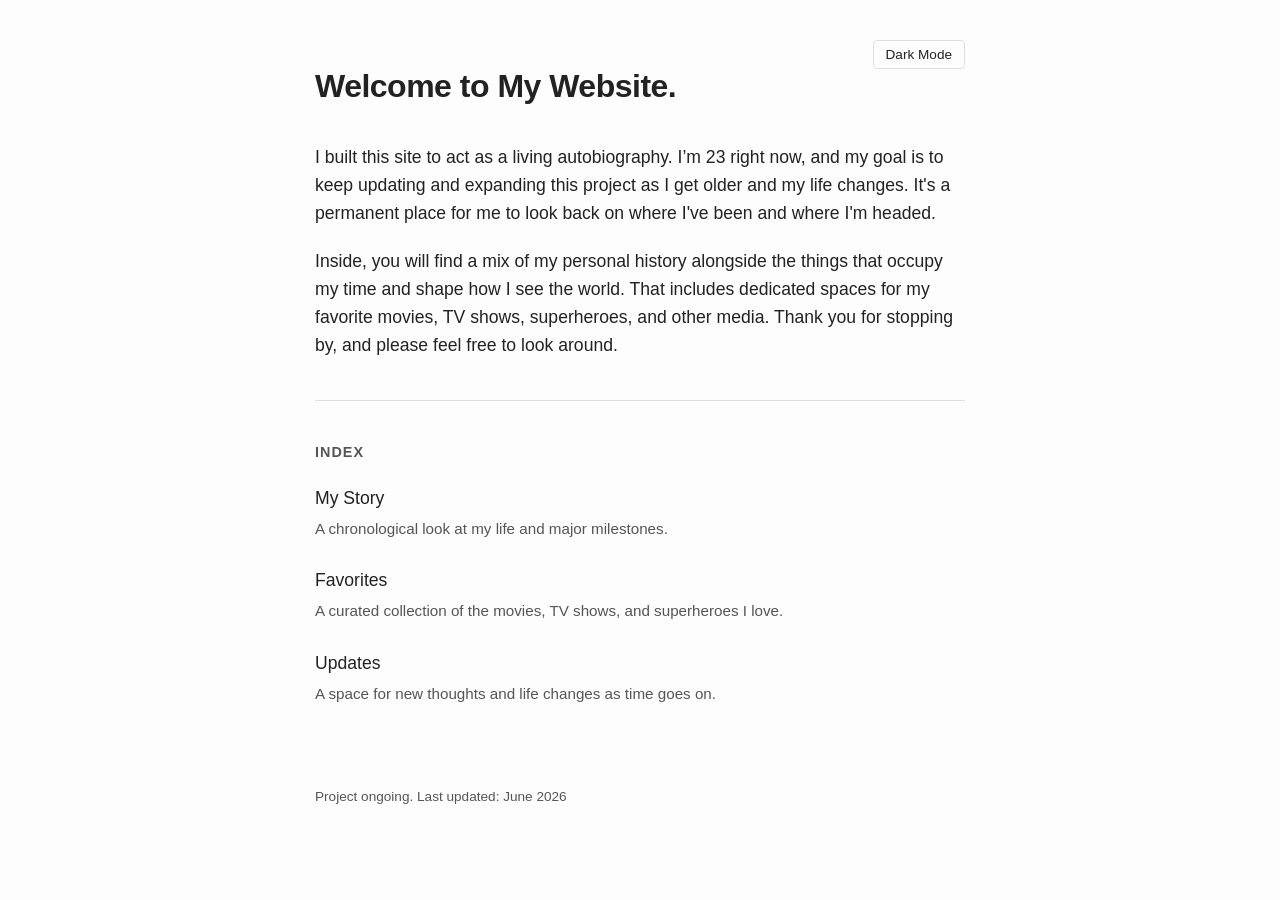
<file: index.html>
<!DOCTYPE html>
<html lang="en">
<head>
    <meta charset="UTF-8">
    <meta name="viewport" content="width=device-width, initial-scale=1.0">
    <title>My Autobiography</title>
    <link rel="stylesheet" href="style.css">
</head>
<body>

    <div class="container">
       <!-- Dark Mode Toggle Button placed at the top -->
        <button class="theme-toggle-btn" id="theme-toggle">Dark Mode</button> 
        <header>
            <h1>Welcome to My Website.</h1>
        </header>

        <main>
            <section class="intro-text">
                <p>I built this site to act as a living autobiography. I’m 23 right now, and my goal is to keep updating and expanding this project as I get older and my life changes. It's a permanent place for me to look back on where I've been and where I'm headed.</p>
                <p>Inside, you will find a mix of my personal history alongside the things that occupy my time and shape how I see the world. That includes dedicated spaces for my favorite movies, TV shows, superheroes, and other media. Thank you for stopping by, and please feel free to look around.</p>
            </section>

            <div class="divider"></div>

            <section>
                <h2 class="index-title">Index</h2>
                <ul class="index-links">
                    <li class="index-item">
                        <a href="story.html">My Story</a>
                        <p>A chronological look at my life and major milestones.</p>
                    </li>
                    <li class="index-item">
                        <a href="favorites.html">Favorites</a>
                        <p>A curated collection of the movies, TV shows, and superheroes I love.</p>
                    </li>
                    <li class="index-item">
                        <a href="updates.html">Updates</a>
                        <p>A space for new thoughts and life changes as time goes on.</p>
                    </li>
                </ul>
            </section>
        </main>

        <footer>
            <p>Project ongoing. Last updated: June 2026</p>
        </footer>

    </div>
<script>
        const toggleBtn = document.getElementById('theme-toggle');
        
        // Check if the user has a saved preference, otherwise default to light
        const currentTheme = localStorage.getItem('theme') || 'light';
        document.documentElement.setAttribute('data-theme', currentTheme);
        toggleBtn.textContent = currentTheme === 'dark' ? 'Light Mode' : 'Dark Mode';

        toggleBtn.addEventListener('click', () => {
            let theme = document.documentElement.getAttribute('data-theme');
            
            if (theme === 'dark') {
                document.documentElement.setAttribute('data-theme', 'light');
                localStorage.setItem('theme', 'light');
                toggleBtn.textContent = 'Dark Mode';
            } else {
                document.documentElement.setAttribute('data-theme', 'dark');
                localStorage.setItem('theme', 'dark');
                toggleBtn.textContent = 'Light Mode';
            }
        });
    </script>
</body>
</html>
</file>
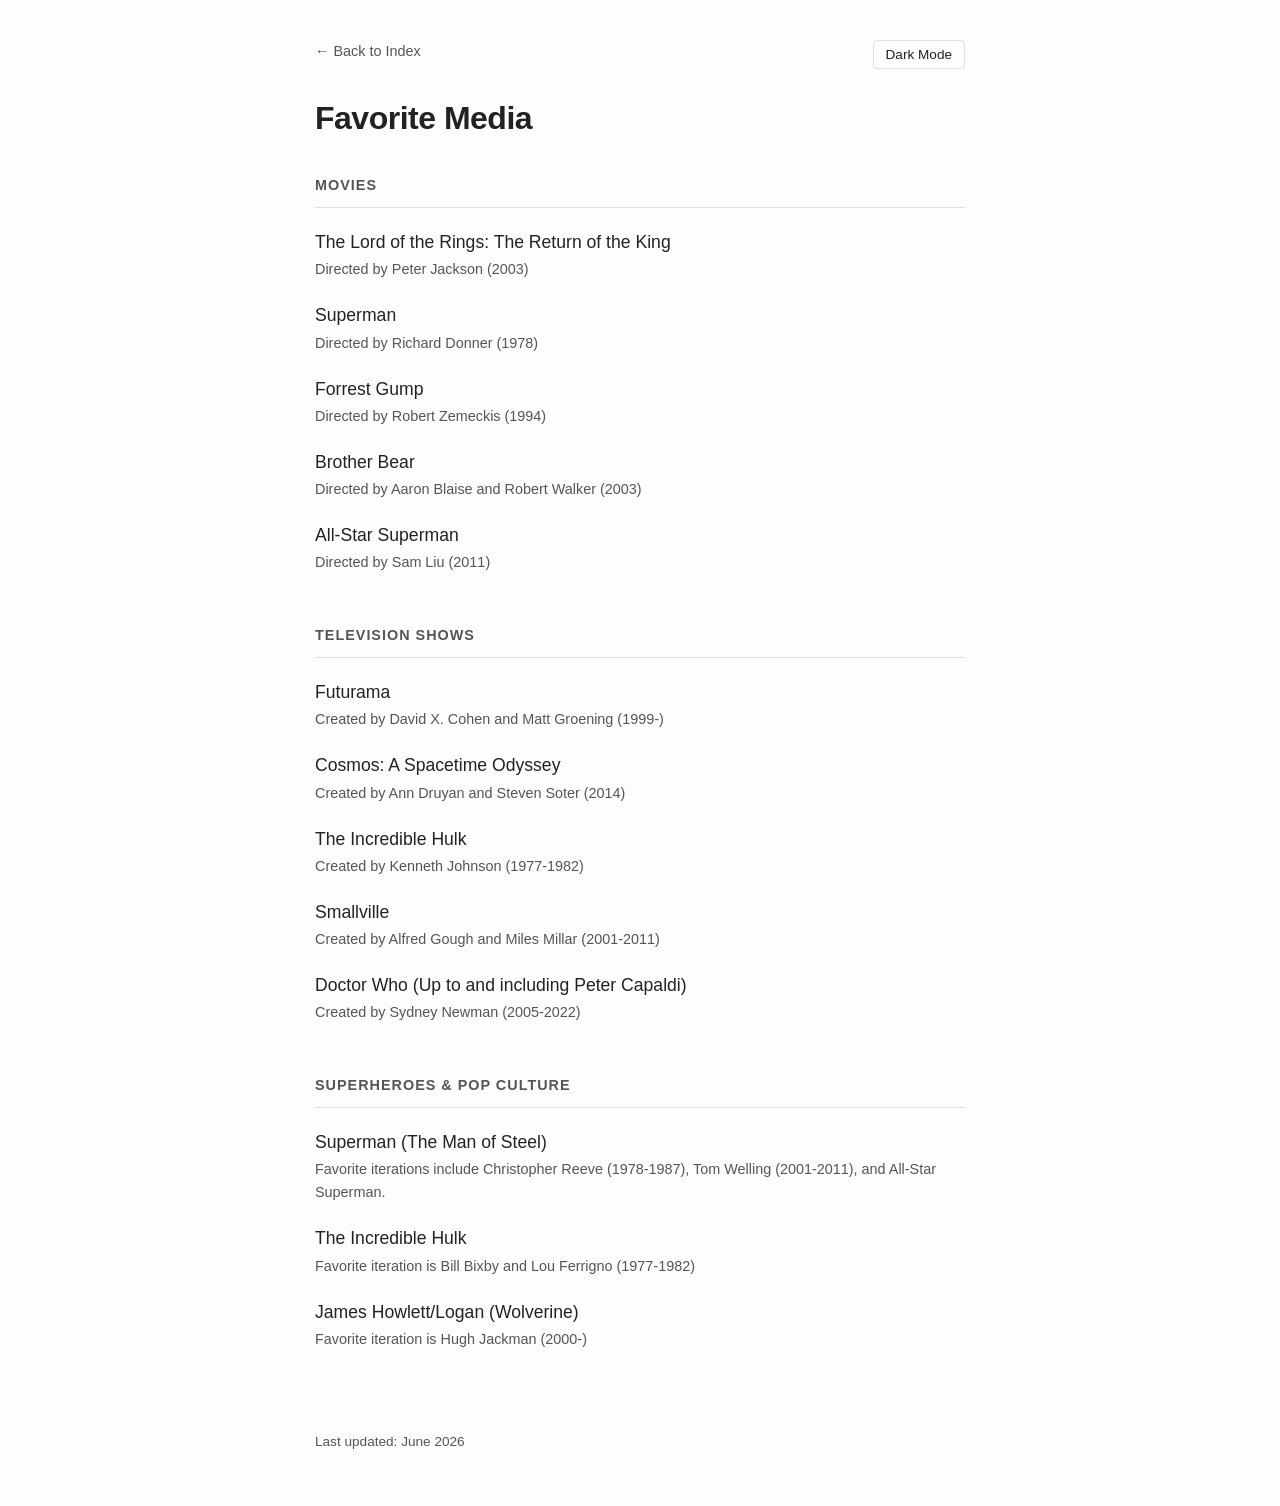
<file: favorites.html>
<!DOCTYPE html>
<html lang="en">
<head>
    <meta charset="UTF-8">
    <meta name="viewport" content="width=device-width, initial-scale=1.0">
    <title>Favorites - Autobiography</title>
    <link rel="stylesheet" href="style.css">
</head>
<body>

    <div class="container">
        <!-- Dark Mode Toggle Button placed at the top -->
        <button class="theme-toggle-btn" id="theme-toggle">Dark Mode</button>
        <nav class="nav-back">
            <a href="index.html">← Back to Index</a>
        </nav>
    <header>
        <h1>Favorite Media</h1>
  </header>

  <!-- Movies Category Block -->
  <section class="category-section">
    <h2 class="category-title">Movies</h2>
    <ul class="favorites-list">
      <li class="favorite-item">
        <h3 class="favorite-title">The Lord of the Rings: The Return of the King</h3>
        <p class="favorite-meta">Directed by Peter Jackson (2003)</p>
      </li>
      <li class="favorite-item">
        <h3 class="favorite-title">Superman</h3>
        <p class="favorite-meta">Directed by Richard Donner (1978)</p>
      </li>
      <li class="favorite-item">
        <h3 class="favorite-title">Forrest Gump</h3>
        <p class="favorite-meta">Directed by Robert Zemeckis (1994)</p>
      </li>
      <li class="favorite-item">
        <h3 class="favorite-title">Brother Bear</h3>
        <p class="favorite-meta">Directed by Aaron Blaise and Robert Walker (2003)</p>
      </li>
      <li class="favorite-item">
        <h3 class="favorite-title">All-Star Superman</h3>
        <p class="favorite-meta">Directed by Sam Liu (2011)</p>
      </li>
    </ul>
  </section>

  <!-- Television Shows Category Block -->
  <section class="category-section">
    <h2 class="category-title">Television Shows</h2>
    <ul class="favorites-list">
      <li class="favorite-item">
        <h3 class="favorite-title">Futurama</h3>
        <p class="favorite-meta">Created by David X. Cohen and Matt Groening (1999-)</p>
      </li>
      <li class="favorite-item">
        <h3 class="favorite-title">Cosmos: A Spacetime Odyssey</h3>
        <p class="favorite-meta">Created by Ann Druyan and Steven Soter (2014)</p>
      </li>
      <li class="favorite-item">
        <h3 class="favorite-title">The Incredible Hulk</h3>
        <p class="favorite-meta">Created by Kenneth Johnson (1977-1982)</p>
      </li>
      <li class="favorite-item">
        <h3 class="favorite-title">Smallville</h3>
        <p class="favorite-meta">Created by Alfred Gough and Miles Millar (2001-2011)</p>
      </li>
      <li class="favorite-item">
        <h3 class="favorite-title">Doctor Who (Up to and including Peter Capaldi)</h3>
        <p class="favorite-meta">Created by Sydney Newman (2005-2022)</p>
      </li>
    </ul>
  </section>

  <!-- Superheroes Category Block -->
  <section class="category-section">
    <h2 class="category-title">Superheroes & Pop Culture</h2>
    <ul class="favorites-list">
      <li class="favorite-item">
        <h3 class="favorite-title">Superman (The Man of Steel)</h3>
        <p class="favorite-meta">Favorite iterations include Christopher Reeve (1978-1987), Tom Welling (2001-2011), and All-Star Superman.</p>
      </li>
      <li class="favorite-item">
        <h3 class="favorite-title">The Incredible Hulk</h3>
        <p class="favorite-meta">Favorite iteration is Bill Bixby and Lou Ferrigno (1977-1982)</p>
      </li>
      <li class="favorite-item">
        <h3 class="favorite-title">James Howlett/Logan (Wolverine)</h3>
        <p class="favorite-meta">Favorite iteration is Hugh Jackman (2000-) </p>
      </li>
    </ul>
  </section>

  <footer>
    <p>Last updated: June 2026</p>
  </footer>
</div>

    </div>
<script>
        const toggleBtn = document.getElementById('theme-toggle');
        
        // Check if the user has a saved preference, otherwise default to light
        const currentTheme = localStorage.getItem('theme') || 'light';
        document.documentElement.setAttribute('data-theme', currentTheme);
        toggleBtn.textContent = currentTheme === 'dark' ? 'Light Mode' : 'Dark Mode';

        toggleBtn.addEventListener('click', () => {
            let theme = document.documentElement.getAttribute('data-theme');
            
            if (theme === 'dark') {
                document.documentElement.setAttribute('data-theme', 'light');
                localStorage.setItem('theme', 'light');
                toggleBtn.textContent = 'Dark Mode';
            } else {
                document.documentElement.setAttribute('data-theme', 'dark');
                localStorage.setItem('theme', 'dark');
                toggleBtn.textContent = 'Light Mode';
            }
        });
    </script>
</body>
</html>
</file>
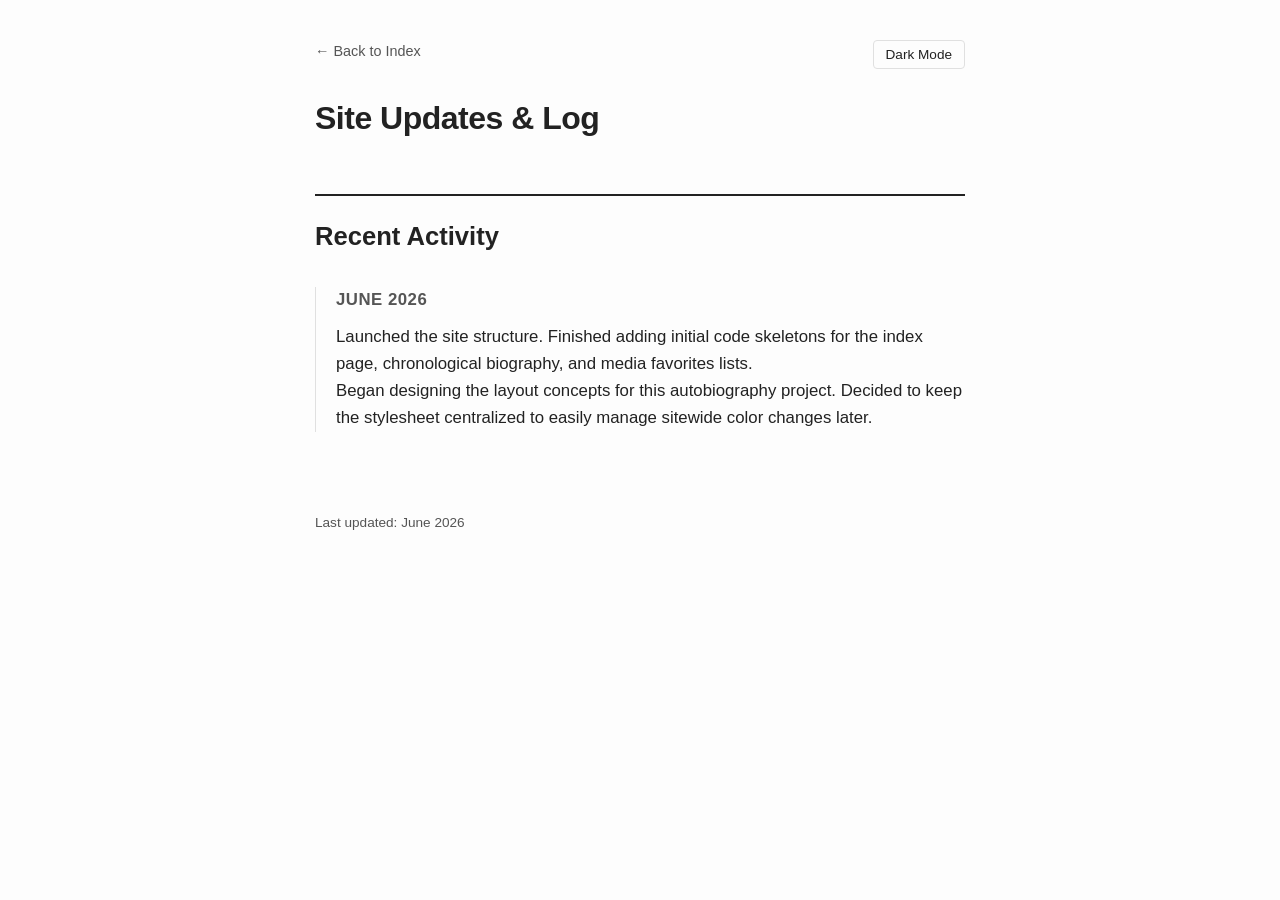
<file: updates.html>
<!DOCTYPE html>
<html lang="en">
<head>
    <meta charset="UTF-8">
    <meta name="viewport" content="width=device-width, initial-scale=1.0">
    <title>Updates - Autobiography</title>
    <link rel="stylesheet" href="style.css">
</head>
<body>

    <div class="container">
<!-- Dark Mode Toggle Button placed at the top -->
        <button class="theme-toggle-btn" id="theme-toggle">Dark Mode</button>
        <nav class="nav-back">
            <a href="index.html">← Back to Index</a>
        </nav>

        <header>
            <h1>Site Updates & Log</h1>
        </header>

        <main>
            <!-- Reusing timeline styling for structured log entries -->
            <section class="timeline-year">
                <h2>Recent Activity</h2>
                
                <div class="timeline-month">
                    <h3>June 2026</h3>
                    <p>Launched the site structure. Finished adding initial code skeletons for the index page, chronological biography, and media favorites lists.</p>
                    <p>Began designing the layout concepts for this autobiography project. Decided to keep the stylesheet centralized to easily manage sitewide color changes later.</p>
                </div>
            </section>
        </main>

        <footer>
            <p>Last updated: June 2026</p>
        </footer>

    </div>
<script>
        const toggleBtn = document.getElementById('theme-toggle');
        
        // Check if the user has a saved preference, otherwise default to light
        const currentTheme = localStorage.getItem('theme') || 'light';
        document.documentElement.setAttribute('data-theme', currentTheme);
        toggleBtn.textContent = currentTheme === 'dark' ? 'Light Mode' : 'Dark Mode';

        toggleBtn.addEventListener('click', () => {
            let theme = document.documentElement.getAttribute('data-theme');
            
            if (theme === 'dark') {
                document.documentElement.setAttribute('data-theme', 'light');
                localStorage.setItem('theme', 'light');
                toggleBtn.textContent = 'Dark Mode';
            } else {
                document.documentElement.setAttribute('data-theme', 'dark');
                localStorage.setItem('theme', 'dark');
                toggleBtn.textContent = 'Light Mode';
            }
        });
    </script>
</body>
</html>
</file>
<file: style.css>
/* ==========================================
   1. COLOR THEME VARIABLES (Light & Dark)
   ========================================== */
/* Light theme defaults */
:root {
  --bg-color: #fdfdfd;
  --text-color: #222222;
  --accent-color: #555555;
  --border-color: #e0e0e0;
}

/* Dark theme overrides */
[data-theme="dark"] {
  --bg-color: #121212;
  --text-color: #e0e0e0;
  --accent-color: #a0a0a0;
  --border-color: #333333;
}

/* Smooth Scrolling for the whole page */
html {
  scroll-behavior: smooth;
}

/* ==========================================
   2. GENERAL BODY & LAYOUT BASE STYLES
   ========================================== */
body {
  font-family: -apple-system, BlinkMacSystemFont, "Segoe UI", Roboto, Helvetica, Arial, sans-serif;
  background-color: var(--bg-color);
  color: var(--text-color);
  line-height: 1.6;
  margin: 0;
  padding: 0px 20px 40px 20px; /* Adjusted top padding to accommodate sticky nav */
}

.container {
  max-width: 650px;
  margin: 0 auto;
  padding-top: 40px;
}

/* ==========================================
   3. NAVIGATION & CORE UI
   ========================================== */
/* Sticky Year Navigation Menu */
.year-nav {
  position: sticky;
  top: 0;
  background-color: var(--bg-color);
  border-bottom: 1px solid var(--border-color);
  padding: 12px 10px;
  box-shadow: 0 2px 8px rgba(0,0,0,0.05);
  display: flex;
  flex-wrap: wrap;
  justify-content: center;
  gap: 8px;
  z-index: 1000;
}

.year-nav a {
  text-decoration: none;
  color: var(--text-color);
  font-size: 0.9rem;
  font-weight: 500;
  padding: 4px 8px;
  border-radius: 4px;
  transition: background 0.2s, color 0.2s;
}

.year-nav a:hover {
  background-color: var(--border-color);
}

/* Back to Top Floating Action Button */
.back-to-top {
  position: fixed;
  bottom: 25px;
  right: 25px;
  background-color: var(--text-color);
  color: var(--bg-color);
  text-decoration: none;
  width: 45px;
  height: 45px;
  border-radius: 50%;
  display: flex;
  align-items: center;
  justify-content: center;
  font-size: 20px;
  box-shadow: 0 4px 12px rgba(0,0,0,0.15);
  z-index: 1000;
  opacity: 0; /* Hidden initially */
  pointer-events: none; /* Prevents interactions when hidden */
  transition: opacity 0.3s ease, transform 0.2s ease;
}

.back-to-top.show {
  opacity: 1;
  pointer-events: auto;
}

.back-to-top:hover {
  transform: translateY(-3px);
}

.nav-back {
  font-size: 0.9rem;
  margin-bottom: 30px;
}

.nav-back a {
  color: var(--accent-color);
  text-decoration: none;
}

.nav-back a:hover {
  text-decoration: underline;
}

header h1 {
  font-size: 2rem;
  font-weight: 600;
  margin-bottom: 30px;
  letter-spacing: -0.5px;
}

/* Dark mode toggle switch button elements */
.theme-toggle-btn {
  background: none;
  border: 1px solid var(--border-color);
  color: var(--text-color);
  padding: 6px 12px;
  cursor: pointer;
  font-size: 0.85rem;
  border-radius: 4px;
  float: right;
}

.theme-toggle-btn:hover {
  background-color: var(--border-color);
}

/* ==========================================
   4. HOMEPAGE SPECIFIC LAYOUTS
   ========================================== */
.intro-text p {
  font-size: 1.1rem;
  margin-bottom: 20px;
}

.divider {
  height: 1px;
  background-color: var(--border-color);
  margin: 40px 0;
}

.index-title {
  font-size: 0.9rem;
  text-transform: uppercase;
  letter-spacing: 1px;
  color: var(--accent-color);
  margin-bottom: 20px;
}

.index-links {
  list-style: none;
  padding: 0;
  margin: 0;
}

.index-item {
  margin-bottom: 25px;
}

.index-item a {
  font-size: 1.1rem;
  color: var(--text-color);
  text-decoration: none;
  font-weight: 500;
  display: inline-block;
}

.index-item a:hover {
  text-decoration: underline;
}

.index-item p {
  margin: 5px 0 0 0;
  font-size: 0.95rem;
  color: var(--accent-color);
}

/* ==========================================
   5. TIMELINE & COLLAGE LAYOUTS
   ========================================== */
.timeline-year {
  margin-top: 50px;
  border-top: 2px solid var(--text-color);
  padding-top: 20px;
  scroll-margin-top: 70px; /* Prevents header from covering titles when jumping anchors */
}

.timeline-year h2 {
  font-size: 1.6rem;
  margin: 0 0 30px 0;
  font-weight: 600;
}

.timeline-month {
  margin-bottom: 35px;
  padding-left: 20px;
  border-left: 1px solid var(--border-color);
}

.timeline-month h3 {
  font-size: 1.05rem;
  text-transform: uppercase;
  letter-spacing: 0.5px;
  color: var(--accent-color);
  margin: 0 0 10px 0;
}

.timeline-month p {
  font-size: 1.05rem;
  margin: 0;
}

/* Photo Collage Structure */
.photo-collage {
  display: grid;
  grid-template-columns: repeat(3, 1fr);
  grid-gap: 10px;
  margin-top: 15px;
  margin-bottom: 15px;
}

.collage-item {
  position: relative;
  background-color: var(--border-color);
  border-radius: 4px;
  overflow: hidden;
  aspect-ratio: 1 / 1;
}

.collage-item.large {
  grid-column: span 2;
  grid-row: span 2;
  aspect-ratio: auto;
}

.collage-item img {
  width: 100%;
  height: 100%;
  object-fit: cover;
  display: block;
  cursor: pointer;
  transition: opacity 0.2s ease;
}

.collage-item img:hover {
  opacity: 0.9;
}

/* ==========================================
   6. FAVORITES PAGE SPECIFIC LAYOUTS
   ========================================== */
.category-section {
  margin-bottom: 50px;
}

.category-title {
  font-size: 0.9rem;
  text-transform: uppercase;
  letter-spacing: 1px;
  color: var(--accent-color);
  border-bottom: 1px solid var(--border-color);
  padding-bottom: 10px;
  margin-bottom: 20px;
}

.favorites-list {
  list-style: none;
  padding: 0;
  margin: 0;
}

.favorite-item {
  margin-bottom: 20px;
}

.favorite-title {
  font-size: 1.1rem;
  font-weight: 500;
  margin: 0;
}

.favorite-meta {
  font-size: 0.9rem;
  color: var(--accent-color);
  margin: 2px 0 0 0;
}

/* ==========================================
   7. POP-UP LIGHTBOX VIEWER CONTROL STYLES
   ========================================== */
.lightbox-overlay {
  display: none;
  position: fixed;
  z-index: 1000;
  top: 0;
  left: 0;
  width: 100%;
  height: 100%;
  background-color: rgba(0, 0, 0, 0.9);
  justify-content: center;
  align-items: center;
  user-select: none;
}

.lightbox-img {
  max-width: 85%;
  max-height: 85%;
  object-fit: contain;
  border-radius: 4px;
  box-shadow: 0 4px 20px rgba(0,0,0,0.5);
}

.lightbox-btn {
  position: absolute;
  background: none;
  border: none;
  color: #ffffff;
  font-size: 2.5rem;
  cursor: pointer;
  opacity: 0.7;
  transition: opacity 0.2s;
  padding: 10px;
}

.lightbox-btn:hover {
  opacity: 1;
}

.lightbox-close {
  top: 20px;
  right: 20px;
  font-size: 2rem;
  line-height: 1;
}

.lightbox-prev {
  left: 20px;
  top: 50%;
  transform: translateY(-50%);
}

.lightbox-next {
  right: 20px;
  top: 50%;
  transform: translateY(-50%);
}



/* ==========================================
   8. FOOTER & MEDIA RESPONSIVENESS RULES
   ========================================== */
footer {
  margin-top: 80px;
  font-size: 0.85rem;
  color: var(--accent-color);
}

@media (max-width: 600px) {
  .lightbox-btn {
    font-size: 2rem;
  }
  .lightbox-prev {
    left: 5px;
  }
  .lightbox-next {
    right: 5px;
  }
}

@media (max-width: 480px) {
  .photo-collage {
    grid-template-columns: repeat(2, 1fr);
  }
  .collage-item.large {
    grid-column: span 2;
    grid-row: span 1;
  }
  .year-nav {
    gap: 4px;
    padding: 8px 4px;
  }
  .year-nav a {
    font-size: 0.8rem;
    padding: 3px 6px;
  }
}
</file>
